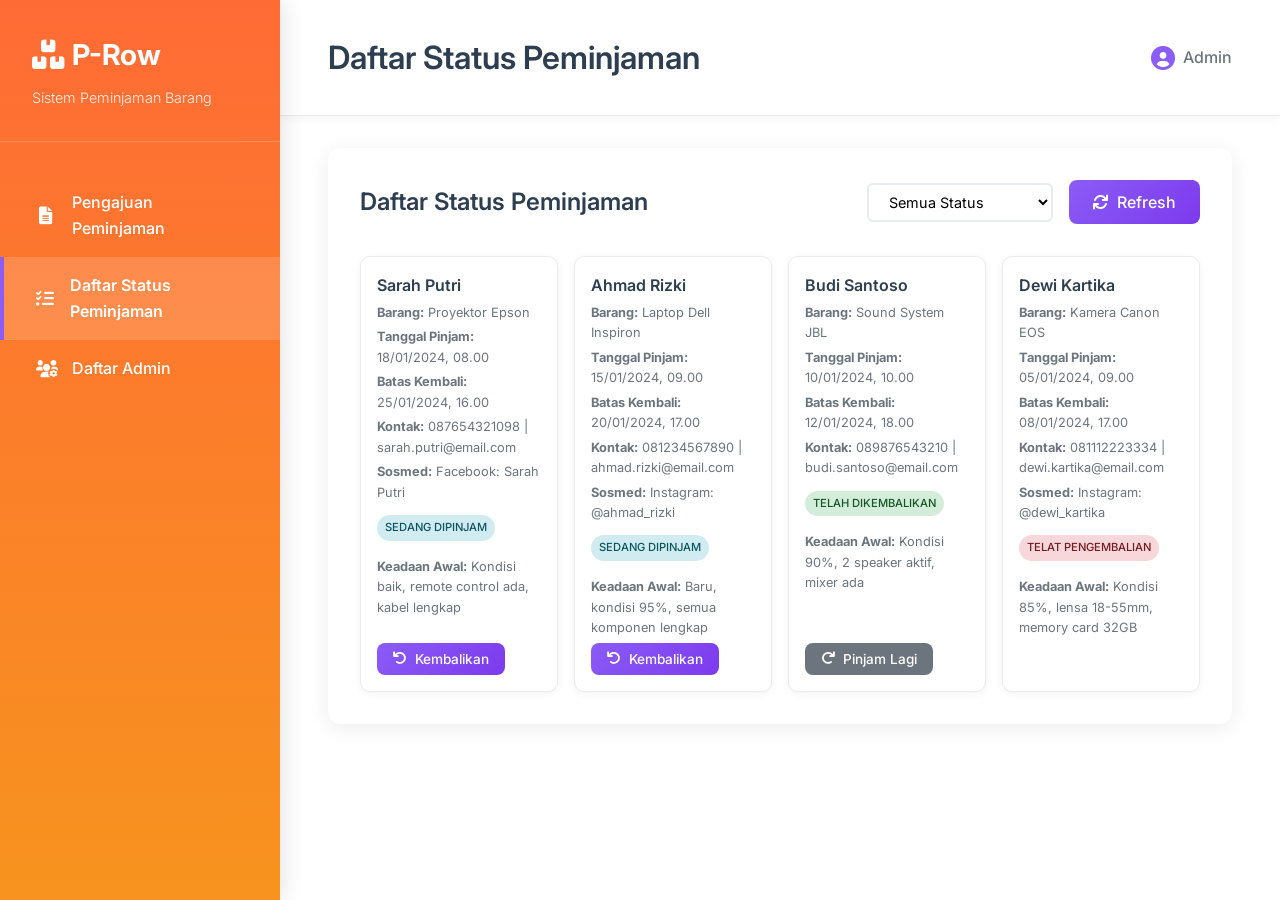
<file: P-Row1/index.html>
<!DOCTYPE html>
<html lang="id">
<head>
    <meta charset="UTF-8">
    <meta name="viewport" content="width=device-width, initial-scale=1.0">
    <title>P-Row - Sistem Peminjaman Barang</title>
    <link rel="stylesheet" href="styles.css">
    <link href="https://fonts.googleapis.com/css2?family=Inter:wght@300;400;500;600;700&display=swap" rel="stylesheet">
    <link rel="stylesheet" href="https://cdnjs.cloudflare.com/ajax/libs/font-awesome/6.0.0/css/all.min.css">
</head>
<body>
    <div class="container">
        <!-- Sidebar -->
        <div class="sidebar">
            <div class="sidebar-header">
                <h2><i class="fas fa-boxes"></i> P-Row</h2>
                <p>Sistem Peminjaman Barang</p>
            </div>
            
            <nav class="sidebar-nav">
                <ul>
                    <li class="nav-item" data-section="pengajuan">
                        <i class="fas fa-file-alt"></i>
                        <span>Pengajuan Peminjaman</span>
                    </li>
                    <li class="nav-item active" data-section="status">
                        <i class="fas fa-list-check"></i>
                        <span>Daftar Status Peminjaman</span>
                    </li>
                    <li class="nav-item" data-section="admin">
                        <i class="fas fa-users-cog"></i>
                        <span>Daftar Admin</span>
                    </li>
                </ul>
            </nav>
        </div>

        <!-- Main Content -->
        <div class="main-content">
            <!-- Header -->
            <header class="header">
                <div class="header-left">
                    <h1 id="page-title">Daftar Status Peminjaman</h1>
                </div>
                <div class="header-right">
                    <div class="user-info">
                        <i class="fas fa-user-circle"></i>
                        <span>Admin</span>
                    </div>
                </div>
            </header>

            <!-- Content Sections -->
            <div class="content">
                <!-- Pengajuan Peminjaman Section -->
                <div id="pengajuan" class="section">
                    <div class="form-container">
                        <h3>Form Registrasi Peminjam Offline</h3>
                        <form id="peminjaman-form">
                            <div class="form-group">
                                <label for="nama">Nama Lengkap *</label>
                                <input type="text" id="nama" name="nama" required>
                            </div>
                            
                            <div class="form-group">
                                <label for="barang">Barang yang Dipinjam *</label>
                                <input type="text" id="barang" name="barang" required>
                            </div>
                            
                            <div class="form-group">
                                <label for="keadaan">Keadaan Awal Barang *</label>
                                <textarea id="keadaan" name="keadaan" rows="3" placeholder="Deskripsikan keadaan barang sebelum dipinjam..." required></textarea>
                            </div>
                            
                            <div class="form-row">
                                <div class="form-group">
                                    <label for="tanggal-pinjam">Tanggal Mulai Pinjam *</label>
                                    <input type="datetime-local" id="tanggal-pinjam" name="tanggal-pinjam" required>
                                </div>
                                
                                <div class="form-group">
                                    <label for="tanggal-kembali">Batas Pengembalian *</label>
                                    <input type="datetime-local" id="tanggal-kembali" name="tanggal-kembali" required>
                                </div>
                            </div>
                            
                            <div class="form-group">
                                <label for="telepon">Nomor Telepon *</label>
                                <input type="tel" id="telepon" name="telepon" required>
                            </div>
                            
                            <div class="form-group">
                                <label for="email">Email *</label>
                                <input type="email" id="email" name="email" required>
                            </div>
                            
                            <div class="form-group">
                                <label for="sosmed">Akun Media Sosial (Opsional)</label>
                                <input type="text" id="sosmed" name="sosmed" placeholder="Instagram: @username atau Facebook: nama">
                            </div>
                            
                            <div class="form-actions">
                                <button type="submit" class="btn btn-primary">
                                    <i class="fas fa-save"></i> Simpan Pengajuan
                                </button>
                                <button type="reset" class="btn btn-secondary">
                                    <i class="fas fa-undo"></i> Reset
                                </button>
                            </div>
                        </form>
                    </div>
                </div>

                <!-- Status Peminjaman Section -->
                <div id="status" class="section active">
                    <div class="status-container">
                        <div class="status-header">
                            <h3>Daftar Status Peminjaman</h3>
                            <div class="filter-controls">
                                <select id="status-filter" class="filter-select">
                                    <option value="all">Semua Status</option>
                                    <option value="dipinjam">Sedang Dipinjam</option>
                                    <option value="dikembalikan">Telah Dikembalikan</option>
                                    <option value="telat">Telat Pengembalian</option>
                                </select>
                                <button class="btn btn-primary" onclick="refreshData()">
                                    <i class="fas fa-refresh"></i> Refresh
                                </button>
                            </div>
                        </div>
                        
                        <div class="status-list" id="status-list">
                            <!-- Status items will be populated by JavaScript -->
                        </div>
                    </div>
                </div>

                <!-- Daftar Admin Section -->
                <div id="admin" class="section">
                    <div class="admin-container">
                        <div class="admin-header">
                            <h3>Daftar Anggota Admin</h3>
                            <button class="btn btn-primary" onclick="addAdmin()">
                                <i class="fas fa-plus"></i> Tambah Admin
                            </button>
                        </div>
                        
                        <div class="admin-list" id="admin-list">
                            <!-- Admin items will be populated by JavaScript -->
                        </div>
                    </div>
                </div>
            </div>
        </div>
    </div>

    <script src="script.js"></script>
</body>
</html>
</file>
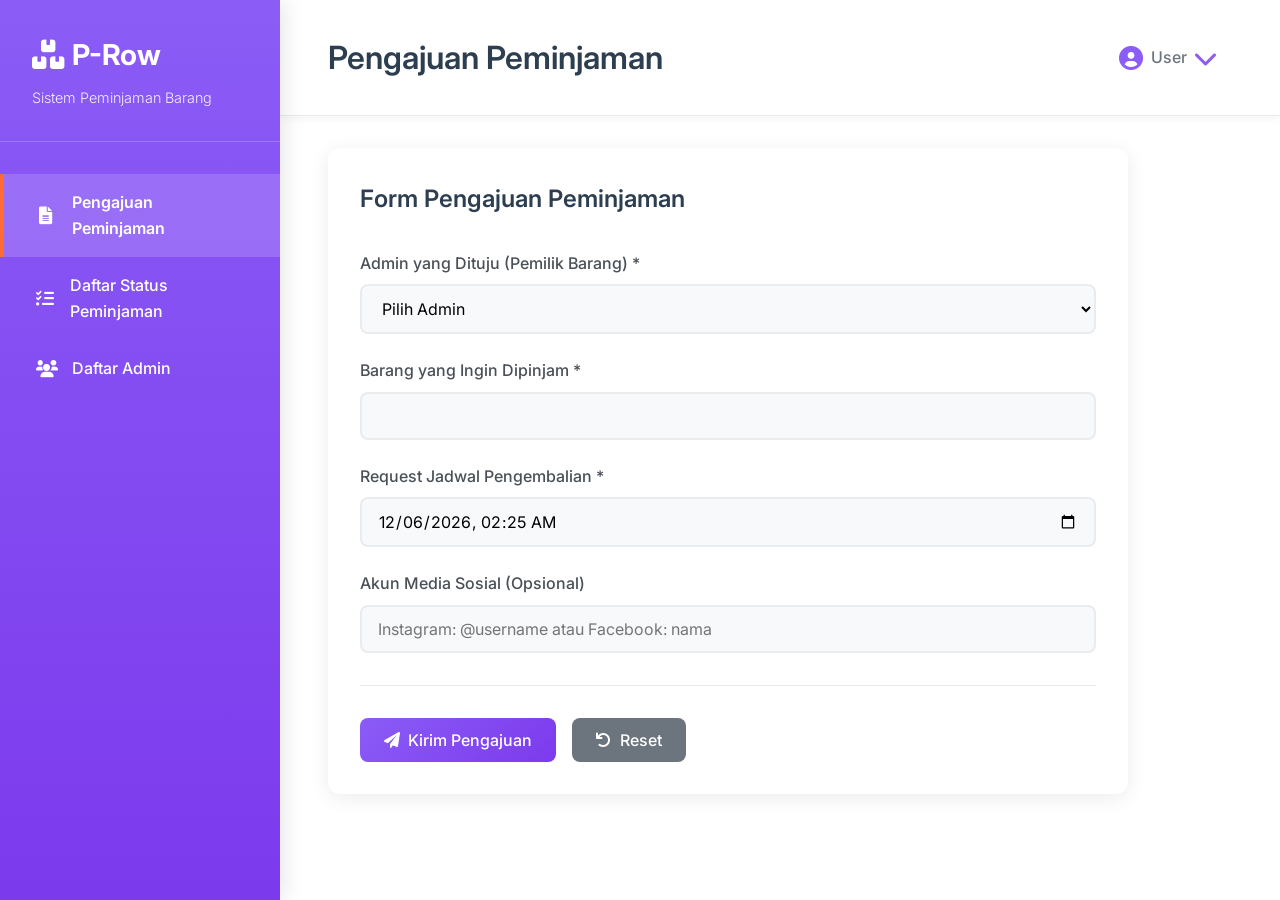
<file: P-Row1/user.html>
<!DOCTYPE html>
<html lang="id">
<head>
    <meta charset="UTF-8">
    <meta name="viewport" content="width=device-width, initial-scale=1.0">
    <title>P-Row - Sistem Peminjaman Barang</title>
    <link rel="stylesheet" href="user-styles.css">
    <link href="https://fonts.googleapis.com/css2?family=Inter:wght@300;400;500;600;700&display=swap" rel="stylesheet">
    <link rel="stylesheet" href="https://cdnjs.cloudflare.com/ajax/libs/font-awesome/6.0.0/css/all.min.css">
</head>
<body>
    <div class="container">
        <!-- Sidebar -->
        <div class="sidebar">
            <div class="sidebar-header">
                <h2><i class="fas fa-boxes"></i> P-Row</h2>
                <p>Sistem Peminjaman Barang</p>
            </div>
            
            <nav class="sidebar-nav">
                <ul>
                    <li class="nav-item active" data-section="pengajuan">
                        <i class="fas fa-file-alt"></i>
                        <span>Pengajuan Peminjaman</span>
                    </li>
                    <li class="nav-item" data-section="status">
                        <i class="fas fa-list-check"></i>
                        <span>Daftar Status Peminjaman</span>
                    </li>
                    <li class="nav-item" data-section="admin-list">
                        <i class="fas fa-users"></i>
                        <span>Daftar Admin</span>
                    </li>
                </ul>
            </nav>
        </div>

        <!-- Main Content -->
        <div class="main-content">
            <!-- Header -->
            <header class="header">
                <div class="header-left">
                    <h1 id="page-title">Pengajuan Peminjaman</h1>
                </div>
                <div class="header-right">
                    <div class="user-info" onclick="toggleUserMenu()">
                        <i class="fas fa-user-circle"></i>
                        <span>User</span>
                        <i class="fas fa-chevron-down"></i>
                    </div>
                    <!-- User Menu Dropdown -->
                    <div class="user-menu" id="user-menu">
                        <div class="user-menu-item">
                            <i class="fas fa-user"></i>
                            <span>User Profile</span>
                        </div>
                        <div class="user-menu-item">
                            <i class="fas fa-cog"></i>
                            <span>Settings</span>
                        </div>
                        <div class="user-menu-item">
                            <i class="fas fa-sign-out-alt"></i>
                            <span>Logout</span>
                        </div>
                    </div>
                </div>
            </header>

            <!-- Content Sections -->
            <div class="content">
                <!-- Pengajuan Peminjaman Section -->
                <div id="pengajuan" class="section active">
                    <div class="form-container">
                        <h3>Form Pengajuan Peminjaman</h3>
                        <form id="peminjaman-form">
                            <div class="form-group">
                                <label for="admin-tujuan">Admin yang Dituju (Pemilik Barang) *</label>
                                <select id="admin-tujuan" name="admin-tujuan" required>
                                    <option value="">Pilih Admin</option>
                                    <option value="admin1">Admin Utama</option>
                                    <option value="admin2">Siti Nurhaliza</option>
                                    <option value="admin3">Rizki Pratama</option>
                                    <option value="admin4">Maya Indah</option>
                                </select>
                            </div>
                            
                            <div class="form-group">
                                <label for="barang">Barang yang Ingin Dipinjam *</label>
                                <input type="text" id="barang" name="barang" required>
                            </div>
                            
                            <div class="form-group">
                                <label for="jadwal-pengembalian">Request Jadwal Pengembalian *</label>
                                <input type="datetime-local" id="jadwal-pengembalian" name="jadwal-pengembalian" required>
                            </div>
                            
                            <div class="form-group">
                                <label for="sosmed">Akun Media Sosial (Opsional)</label>
                                <input type="text" id="sosmed" name="sosmed" placeholder="Instagram: @username atau Facebook: nama">
                            </div>
                            
                            <div class="form-actions">
                                <button type="submit" class="btn btn-primary">
                                    <i class="fas fa-paper-plane"></i> Kirim Pengajuan
                                </button>
                                <button type="reset" class="btn btn-secondary">
                                    <i class="fas fa-undo"></i> Reset
                                </button>
                            </div>
                        </form>
                    </div>
                </div>

                <!-- Status Peminjaman Section -->
                <div id="status" class="section">
                    <div class="status-container">
                        <div class="status-header">
                            <h3>Daftar Status Peminjaman</h3>
                            <div class="filter-controls">
                                <select id="status-filter" class="filter-select">
                                    <option value="all">Semua Status</option>
                                    <option value="menunggu">Menunggu ACC</option>
                                    <option value="dipinjam">Sedang Dipinjam</option>
                                    <option value="dikembalikan">Telah Dikembalikan</option>
                                    <option value="telat">Telat Pengembalian</option>
                                </select>
                                <button class="btn btn-primary" onclick="refreshData()">
                                    <i class="fas fa-refresh"></i> Refresh
                                </button>
                            </div>
                        </div>
                        
                        <div class="status-list" id="status-list">
                            <!-- Status items will be populated by JavaScript -->
                        </div>
                    </div>
                </div>

                <!-- Daftar Admin Section -->
                <div id="admin-list" class="section">
                    <div class="admin-container">
                        <div class="admin-header">
                            <h3>Daftar Admin</h3>
                            <p>Admin yang pernah dihubungi/dipinjam barangnya</p>
                        </div>
                        
                        <div class="admin-list" id="admin-list-container">
                            <!-- Admin items will be populated by JavaScript -->
                        </div>
                    </div>
                </div>
            </div>
        </div>
    </div>

    <script src="user-script.js"></script>
</body>
</html>
</file>
<file: P-Row1/styles.css>
/* Reset and Base Styles */
* {
    margin: 0;
    padding: 0;
    box-sizing: border-box;
}

body {
    font-family: 'Inter', sans-serif;
    background: linear-gradient(135deg, #f8f9fa 0%, #e9ecef 100%);
    color: #2c3e50;
    line-height: 1.6;
}

/* Container Layout */
.container {
    display: flex;
    min-height: 100vh;
}

/* Sidebar Styles */
.sidebar {
    width: 280px;
    background: linear-gradient(180deg, #ff6b35 0%, #f7931e 100%);
    color: white;
    padding: 2rem 0;
    box-shadow: 4px 0 20px rgba(0, 0, 0, 0.1);
    position: fixed;
    height: 100vh;
    overflow-y: auto;
}

.sidebar-header {
    padding: 0 2rem 2rem;
    border-bottom: 1px solid rgba(255, 255, 255, 0.2);
    margin-bottom: 2rem;
}

.sidebar-header h2 {
    font-size: 1.8rem;
    font-weight: 700;
    margin-bottom: 0.5rem;
    display: flex;
    align-items: center;
    gap: 0.5rem;
}

.sidebar-header p {
    font-size: 0.9rem;
    opacity: 0.9;
    font-weight: 300;
}

.sidebar-nav ul {
    list-style: none;
}

.nav-item {
    display: flex;
    align-items: center;
    gap: 1rem;
    padding: 1rem 2rem;
    cursor: pointer;
    transition: all 0.3s ease;
    border-left: 4px solid transparent;
    font-weight: 500;
}

.nav-item:hover {
    background: rgba(255, 255, 255, 0.1);
    border-left-color: rgba(255, 255, 255, 0.5);
}

.nav-item.active {
    background: rgba(255, 255, 255, 0.15);
    border-left-color: #8b5cf6;
    font-weight: 600;
}

.nav-item i {
    font-size: 1.1rem;
    width: 20px;
    text-align: center;
}

/* Main Content */
.main-content {
    flex: 1;
    margin-left: 280px;
    background: #ffffff;
    min-height: 100vh;
}

/* Header */
.header {
    display: flex;
    justify-content: space-between;
    align-items: center;
    padding: 2rem 3rem;
    background: white;
    border-bottom: 1px solid #e9ecef;
    box-shadow: 0 2px 10px rgba(0, 0, 0, 0.05);
}

.header h1 {
    font-size: 2rem;
    font-weight: 600;
    color: #2c3e50;
}

.user-info {
    display: flex;
    align-items: center;
    gap: 0.5rem;
    font-weight: 500;
    color: #6c757d;
}

.user-info i {
    font-size: 1.5rem;
    color: #8b5cf6;
}

/* Content */
.content {
    padding: 2rem 3rem;
}

.section {
    display: none;
}

.section.active {
    display: block;
}

/* Form Styles */
.form-container {
    background: white;
    border-radius: 12px;
    padding: 2rem;
    box-shadow: 0 4px 20px rgba(0, 0, 0, 0.08);
    max-width: 800px;
}

.form-container h3 {
    color: #2c3e50;
    margin-bottom: 2rem;
    font-size: 1.5rem;
    font-weight: 600;
}

.form-group {
    margin-bottom: 1.5rem;
}

.form-row {
    display: grid;
    grid-template-columns: 1fr 1fr;
    gap: 1.5rem;
}

label {
    display: block;
    margin-bottom: 0.5rem;
    font-weight: 500;
    color: #495057;
}

input, textarea, select {
    width: 100%;
    padding: 0.75rem 1rem;
    border: 2px solid #e9ecef;
    border-radius: 8px;
    font-size: 1rem;
    font-family: 'Inter', sans-serif;
    transition: all 0.3s ease;
    background: #f8f9fa;
}

input:focus, textarea:focus, select:focus {
    outline: none;
    border-color: #8b5cf6;
    background: white;
    box-shadow: 0 0 0 3px rgba(139, 92, 246, 0.1);
}

.form-actions {
    display: flex;
    gap: 1rem;
    margin-top: 2rem;
    padding-top: 2rem;
    border-top: 1px solid #e9ecef;
}

/* Button Styles */
.btn {
    padding: 0.75rem 1.5rem;
    border: none;
    border-radius: 8px;
    font-size: 1rem;
    font-weight: 500;
    font-family: 'Inter', sans-serif;
    cursor: pointer;
    transition: all 0.3s ease;
    display: inline-flex;
    align-items: center;
    gap: 0.5rem;
    text-decoration: none;
}

.btn-primary {
    background: linear-gradient(135deg, #8b5cf6 0%, #7c3aed 100%);
    color: white;
}

.btn-primary:hover {
    background: linear-gradient(135deg, #7c3aed 0%, #6d28d9 100%);
    transform: translateY(-2px);
    box-shadow: 0 4px 15px rgba(139, 92, 246, 0.3);
}

.btn-secondary {
    background: #6c757d;
    color: white;
}

.btn-secondary:hover {
    background: #5a6268;
    transform: translateY(-2px);
}

/* Status Section */
.status-container {
    background: white;
    border-radius: 12px;
    padding: 2rem;
    box-shadow: 0 4px 20px rgba(0, 0, 0, 0.08);
}

.status-header {
    display: flex;
    justify-content: space-between;
    align-items: center;
    margin-bottom: 2rem;
    flex-wrap: wrap;
    gap: 1rem;
}

.status-header h3 {
    color: #2c3e50;
    font-size: 1.5rem;
    font-weight: 600;
}

.filter-controls {
    display: flex;
    gap: 1rem;
    align-items: center;
}

.filter-select {
    padding: 0.5rem 1rem;
    border: 2px solid #e9ecef;
    border-radius: 6px;
    background: white;
    font-size: 0.9rem;
}

/* Status Cards */
.status-list {
    display: grid;
    grid-template-columns: repeat(4, 1fr);
    gap: 1rem;
}

.status-card {
    background: white;
    border: 1px solid #e9ecef;
    border-radius: 10px;
    padding: 1rem;
    transition: all 0.3s ease;
    box-shadow: 0 2px 8px rgba(0, 0, 0, 0.05);
    min-height: 200px;
    display: flex;
    flex-direction: column;
}

.status-card:hover {
    box-shadow: 0 4px 15px rgba(0, 0, 0, 0.1);
    transform: translateY(-2px);
}

.status-header-card {
    display: flex;
    flex-direction: column;
    gap: 0.5rem;
    margin-bottom: 1rem;
}

.status-info h4 {
    color: #2c3e50;
    font-weight: 600;
    margin-bottom: 0.25rem;
    font-size: 1rem;
}

.status-info p {
    color: #6c757d;
    font-size: 0.8rem;
    margin-bottom: 0.25rem;
}

.status-badge {
    padding: 0.25rem 0.5rem;
    border-radius: 15px;
    font-size: 0.7rem;
    font-weight: 500;
    text-transform: uppercase;
    align-self: flex-start;
}

.status-pengajuan {
    background: #fff3cd;
    color: #856404;
}

.status-dipinjam {
    background: #d1ecf1;
    color: #0c5460;
}

.status-dikembalikan {
    background: #d4edda;
    color: #155724;
}

.status-telat {
    background: #f8d7da;
    color: #721c24;
}

.status-actions {
    display: flex;
    gap: 0.5rem;
    margin-top: auto;
    flex-wrap: wrap;
}

.btn-sm {
    padding: 0.5rem 1rem;
    font-size: 0.85rem;
}

/* Admin Section */
.admin-container {
    background: white;
    border-radius: 12px;
    padding: 2rem;
    box-shadow: 0 4px 20px rgba(0, 0, 0, 0.08);
}

.admin-header {
    display: flex;
    justify-content: space-between;
    align-items: center;
    margin-bottom: 2rem;
}

.admin-header h3 {
    color: #2c3e50;
    font-size: 1.5rem;
    font-weight: 600;
}

.admin-list {
    display: grid;
    gap: 1rem;
}

.admin-card {
    background: white;
    border: 1px solid #e9ecef;
    border-radius: 10px;
    padding: 1.5rem;
    transition: all 0.3s ease;
    box-shadow: 0 2px 8px rgba(0, 0, 0, 0.05);
}

.admin-card:hover {
    box-shadow: 0 4px 15px rgba(0, 0, 0, 0.1);
    transform: translateY(-2px);
}

.admin-info {
    display: flex;
    align-items: center;
    gap: 1rem;
    margin-bottom: 1rem;
}

.admin-avatar {
    width: 50px;
    height: 50px;
    border-radius: 50%;
    background: linear-gradient(135deg, #ff6b35 0%, #8b5cf6 100%);
    display: flex;
    align-items: center;
    justify-content: center;
    color: white;
    font-weight: 600;
    font-size: 1.2rem;
}

.admin-details h4 {
    color: #2c3e50;
    font-weight: 600;
    margin-bottom: 0.25rem;
}

.admin-details p {
    color: #6c757d;
    font-size: 0.9rem;
    margin-bottom: 0.25rem;
}

.admin-contact {
    display: flex;
    gap: 1rem;
    flex-wrap: wrap;
}

.contact-item {
    display: flex;
    align-items: center;
    gap: 0.5rem;
    color: #6c757d;
    font-size: 0.9rem;
}

.contact-item i {
    color: #8b5cf6;
}

/* Responsive Design */
@media (max-width: 768px) {
    .sidebar {
        width: 100%;
        position: relative;
        height: auto;
    }
    
    .main-content {
        margin-left: 0;
    }
    
    .header {
        padding: 1rem 1.5rem;
    }
    
    .content {
        padding: 1rem 1.5rem;
    }
    
    .form-row {
        grid-template-columns: 1fr;
    }
    
    .status-header, .admin-header {
        flex-direction: column;
        align-items: flex-start;
    }
    
    .filter-controls {
        width: 100%;
        justify-content: space-between;
    }
    
    .nav-item {
        padding: 0.75rem 1rem;
        font-size: 0.9rem;
    }
    
    .nav-item i {
        font-size: 1rem;
    }
    
    .status-list {
        grid-template-columns: repeat(2, 1fr);
    }
}

@media (max-width: 480px) {
    .status-list {
        grid-template-columns: 1fr;
    }
}

/* Animations */
@keyframes fadeIn {
    from {
        opacity: 0;
        transform: translateY(20px);
    }
    to {
        opacity: 1;
        transform: translateY(0);
    }
}

.section.active {
    animation: fadeIn 0.3s ease-out;
}

/* Custom Scrollbar */
::-webkit-scrollbar {
    width: 8px;
}

::-webkit-scrollbar-track {
    background: #f1f1f1;
}

::-webkit-scrollbar-thumb {
    background: #8b5cf6;
    border-radius: 4px;
}

::-webkit-scrollbar-thumb:hover {
    background: #7c3aed;
}
</file>
<file: P-Row1/user-styles.css>
/* Reset and Base Styles */
* {
    margin: 0;
    padding: 0;
    box-sizing: border-box;
}

body {
    font-family: 'Inter', sans-serif;
    background: linear-gradient(135deg, #f8f9fa 0%, #e9ecef 100%);
    color: #2c3e50;
    line-height: 1.6;
}

/* Container Layout */
.container {
    display: flex;
    min-height: 100vh;
}

/* Sidebar Styles - Purple Theme */
.sidebar {
    width: 280px;
    background: linear-gradient(180deg, #8b5cf6 0%, #7c3aed 100%);
    color: white;
    padding: 2rem 0;
    box-shadow: 4px 0 20px rgba(0, 0, 0, 0.1);
    position: fixed;
    height: 100vh;
    overflow-y: auto;
}

.sidebar-header {
    padding: 0 2rem 2rem;
    border-bottom: 1px solid rgba(255, 255, 255, 0.2);
    margin-bottom: 2rem;
}

.sidebar-header h2 {
    font-size: 1.8rem;
    font-weight: 700;
    margin-bottom: 0.5rem;
    display: flex;
    align-items: center;
    gap: 0.5rem;
}

.sidebar-header p {
    font-size: 0.9rem;
    opacity: 0.9;
    font-weight: 300;
}

.sidebar-nav ul {
    list-style: none;
}

.nav-item {
    display: flex;
    align-items: center;
    gap: 1rem;
    padding: 1rem 2rem;
    cursor: pointer;
    transition: all 0.3s ease;
    border-left: 4px solid transparent;
    font-weight: 500;
}

.nav-item:hover {
    background: rgba(255, 255, 255, 0.1);
    border-left-color: rgba(255, 255, 255, 0.5);
}

.nav-item.active {
    background: rgba(255, 255, 255, 0.15);
    border-left-color: #ff6b35;
    font-weight: 600;
}

.nav-item i {
    font-size: 1.1rem;
    width: 20px;
    text-align: center;
}

/* Main Content */
.main-content {
    flex: 1;
    margin-left: 280px;
    background: #ffffff;
    min-height: 100vh;
}

/* Header */
.header {
    display: flex;
    justify-content: space-between;
    align-items: center;
    padding: 2rem 3rem;
    background: white;
    border-bottom: 1px solid #e9ecef;
    box-shadow: 0 2px 10px rgba(0, 0, 0, 0.05);
}

.header h1 {
    font-size: 2rem;
    font-weight: 600;
    color: #2c3e50;
}

.user-info {
    display: flex;
    align-items: center;
    gap: 0.5rem;
    font-weight: 500;
    color: #6c757d;
    cursor: pointer;
    padding: 0.5rem 1rem;
    border-radius: 8px;
    transition: all 0.3s ease;
}

.user-info:hover {
    background: #f8f9fa;
}

.user-info i {
    font-size: 1.5rem;
    color: #8b5cf6;
}

/* User Menu Dropdown */
.user-menu {
    position: absolute;
    top: 100%;
    right: 2rem;
    background: white;
    border-radius: 8px;
    box-shadow: 0 4px 20px rgba(0, 0, 0, 0.15);
    padding: 0.5rem 0;
    min-width: 200px;
    display: none;
    z-index: 1000;
}

.user-menu.show {
    display: block;
}

.user-menu-item {
    display: flex;
    align-items: center;
    gap: 0.75rem;
    padding: 0.75rem 1rem;
    cursor: pointer;
    transition: all 0.3s ease;
    color: #6c757d;
}

.user-menu-item:hover {
    background: #f8f9fa;
    color: #8b5cf6;
}

.user-menu-item i {
    font-size: 1rem;
    width: 20px;
}

/* Content */
.content {
    padding: 2rem 3rem;
}

.section {
    display: none;
}

.section.active {
    display: block;
}

/* Form Styles */
.form-container {
    background: white;
    border-radius: 12px;
    padding: 2rem;
    box-shadow: 0 4px 20px rgba(0, 0, 0, 0.08);
    max-width: 800px;
}

.form-container h3 {
    color: #2c3e50;
    margin-bottom: 2rem;
    font-size: 1.5rem;
    font-weight: 600;
}

.form-group {
    margin-bottom: 1.5rem;
}

.form-row {
    display: grid;
    grid-template-columns: 1fr 1fr;
    gap: 1.5rem;
}

label {
    display: block;
    margin-bottom: 0.5rem;
    font-weight: 500;
    color: #495057;
}

input, textarea, select {
    width: 100%;
    padding: 0.75rem 1rem;
    border: 2px solid #e9ecef;
    border-radius: 8px;
    font-size: 1rem;
    font-family: 'Inter', sans-serif;
    transition: all 0.3s ease;
    background: #f8f9fa;
}

input:focus, textarea:focus, select:focus {
    outline: none;
    border-color: #8b5cf6;
    background: white;
    box-shadow: 0 0 0 3px rgba(139, 92, 246, 0.1);
}

.form-actions {
    display: flex;
    gap: 1rem;
    margin-top: 2rem;
    padding-top: 2rem;
    border-top: 1px solid #e9ecef;
}

/* Button Styles */
.btn {
    padding: 0.75rem 1.5rem;
    border: none;
    border-radius: 8px;
    font-size: 1rem;
    font-weight: 500;
    font-family: 'Inter', sans-serif;
    cursor: pointer;
    transition: all 0.3s ease;
    display: inline-flex;
    align-items: center;
    gap: 0.5rem;
    text-decoration: none;
}

.btn-primary {
    background: linear-gradient(135deg, #8b5cf6 0%, #7c3aed 100%);
    color: white;
}

.btn-primary:hover {
    background: linear-gradient(135deg, #7c3aed 0%, #6d28d9 100%);
    transform: translateY(-2px);
    box-shadow: 0 4px 15px rgba(139, 92, 246, 0.3);
}

.btn-secondary {
    background: #6c757d;
    color: white;
}

.btn-secondary:hover {
    background: #5a6268;
    transform: translateY(-2px);
}

/* Status Section */
.status-container {
    background: white;
    border-radius: 12px;
    padding: 2rem;
    box-shadow: 0 4px 20px rgba(0, 0, 0, 0.08);
}

.status-header {
    display: flex;
    justify-content: space-between;
    align-items: center;
    margin-bottom: 2rem;
    flex-wrap: wrap;
    gap: 1rem;
}

.status-header h3 {
    color: #2c3e50;
    font-size: 1.5rem;
    font-weight: 600;
}

.filter-controls {
    display: flex;
    gap: 1rem;
    align-items: center;
}

.filter-select {
    padding: 0.5rem 1rem;
    border: 2px solid #e9ecef;
    border-radius: 6px;
    background: white;
    font-size: 0.9rem;
}

/* Status Cards */
.status-list {
    display: grid;
    grid-template-columns: repeat(4, 1fr);
    gap: 1rem;
}

.status-card {
    background: white;
    border: 1px solid #e9ecef;
    border-radius: 10px;
    padding: 1rem;
    transition: all 0.3s ease;
    box-shadow: 0 2px 8px rgba(0, 0, 0, 0.05);
    min-height: 200px;
    display: flex;
    flex-direction: column;
}

.status-card:hover {
    box-shadow: 0 4px 15px rgba(0, 0, 0, 0.1);
    transform: translateY(-2px);
}

.status-header-card {
    display: flex;
    flex-direction: column;
    gap: 0.5rem;
    margin-bottom: 1rem;
}

.status-info h4 {
    color: #2c3e50;
    font-weight: 600;
    margin-bottom: 0.25rem;
    font-size: 1rem;
}

.status-info p {
    color: #6c757d;
    font-size: 0.8rem;
    margin-bottom: 0.25rem;
}

.status-badge {
    padding: 0.25rem 0.5rem;
    border-radius: 15px;
    font-size: 0.7rem;
    font-weight: 500;
    text-transform: uppercase;
    align-self: flex-start;
}

.status-menunggu {
    background: #fff3cd;
    color: #856404;
}

.status-dipinjam {
    background: #d1ecf1;
    color: #0c5460;
}

.status-dikembalikan {
    background: #d4edda;
    color: #155724;
}

.status-telat {
    background: #f8d7da;
    color: #721c24;
    border: 2px solid #dc3545;
    animation: pulse 2s infinite;
}

@keyframes pulse {
    0% { box-shadow: 0 0 0 0 rgba(220, 53, 69, 0.7); }
    70% { box-shadow: 0 0 0 10px rgba(220, 53, 69, 0); }
    100% { box-shadow: 0 0 0 0 rgba(220, 53, 69, 0); }
}

.warning-message {
    background: #dc3545;
    color: white;
    padding: 0.5rem;
    border-radius: 6px;
    margin-top: 0.5rem;
    display: flex;
    align-items: center;
    gap: 0.5rem;
    font-size: 0.8rem;
    font-weight: 600;
    animation: blink 1s infinite;
}

@keyframes blink {
    0%, 50% { opacity: 1; }
    51%, 100% { opacity: 0.7; }
}

.status-actions {
    display: flex;
    gap: 0.5rem;
    margin-top: auto;
    flex-wrap: wrap;
}

.btn-sm {
    padding: 0.5rem 1rem;
    font-size: 0.85rem;
}

/* Admin Section */
.admin-container {
    background: white;
    border-radius: 12px;
    padding: 2rem;
    box-shadow: 0 4px 20px rgba(0, 0, 0, 0.08);
}

.admin-header {
    display: flex;
    justify-content: space-between;
    align-items: center;
    margin-bottom: 2rem;
}

.admin-header h3 {
    color: #2c3e50;
    font-size: 1.5rem;
    font-weight: 600;
}

.admin-header p {
    color: #6c757d;
    font-size: 0.9rem;
}

.admin-list {
    display: grid;
    grid-template-columns: repeat(auto-fit, minmax(300px, 1fr));
    gap: 1rem;
}

.admin-card {
    background: white;
    border: 1px solid #e9ecef;
    border-radius: 10px;
    padding: 1.5rem;
    transition: all 0.3s ease;
    box-shadow: 0 2px 8px rgba(0, 0, 0, 0.05);
}

.admin-card:hover {
    box-shadow: 0 4px 15px rgba(0, 0, 0, 0.1);
    transform: translateY(-2px);
}

.admin-info {
    display: flex;
    align-items: center;
    gap: 1rem;
    margin-bottom: 1rem;
}

.admin-avatar {
    width: 50px;
    height: 50px;
    border-radius: 50%;
    background: linear-gradient(135deg, #8b5cf6 0%, #ff6b35 100%);
    display: flex;
    align-items: center;
    justify-content: center;
    color: white;
    font-weight: 600;
    font-size: 1.2rem;
}

.admin-details h4 {
    color: #2c3e50;
    font-weight: 600;
    margin-bottom: 0.25rem;
}

.admin-details p {
    color: #6c757d;
    font-size: 0.9rem;
    margin-bottom: 0.25rem;
}

.admin-contact {
    display: flex;
    gap: 1rem;
    flex-wrap: wrap;
    margin-bottom: 1rem;
}

.contact-item {
    display: flex;
    align-items: center;
    gap: 0.5rem;
    color: #6c757d;
    font-size: 0.9rem;
}

.contact-item i {
    color: #8b5cf6;
}

.admin-actions {
    display: flex;
    gap: 0.5rem;
}

.btn-pinjam {
    background: linear-gradient(135deg, #8b5cf6 0%, #7c3aed 100%);
    color: white;
    padding: 0.5rem 1rem;
    border-radius: 6px;
    font-size: 0.85rem;
    cursor: pointer;
    transition: all 0.3s ease;
    border: none;
}

.btn-pinjam:hover {
    background: linear-gradient(135deg, #7c3aed 0%, #6d28d9 100%);
    transform: translateY(-1px);
}

/* Responsive Design */
@media (max-width: 768px) {
    .sidebar {
        width: 100%;
        position: relative;
        height: auto;
    }
    
    .main-content {
        margin-left: 0;
    }
    
    .header {
        padding: 1rem 1.5rem;
    }
    
    .content {
        padding: 1rem 1.5rem;
    }
    
    .form-row {
        grid-template-columns: 1fr;
    }
    
    .status-header, .admin-header {
        flex-direction: column;
        align-items: flex-start;
    }
    
    .filter-controls {
        width: 100%;
        justify-content: space-between;
    }
    
    .nav-item {
        padding: 0.75rem 1rem;
        font-size: 0.9rem;
    }
    
    .nav-item i {
        font-size: 1rem;
    }
    
    .status-list {
        grid-template-columns: repeat(2, 1fr);
    }
    
    .admin-list {
        grid-template-columns: 1fr;
    }
}

@media (max-width: 480px) {
    .status-list {
        grid-template-columns: 1fr;
    }
}

/* Animations */
@keyframes fadeIn {
    from {
        opacity: 0;
        transform: translateY(20px);
    }
    to {
        opacity: 1;
        transform: translateY(0);
    }
}

.section.active {
    animation: fadeIn 0.3s ease-out;
}

/* Custom Scrollbar */
::-webkit-scrollbar {
    width: 8px;
}

::-webkit-scrollbar-track {
    background: #f1f1f1;
}

::-webkit-scrollbar-thumb {
    background: #8b5cf6;
    border-radius: 4px;
}

::-webkit-scrollbar-thumb:hover {
    background: #7c3aed;
}
</file>
